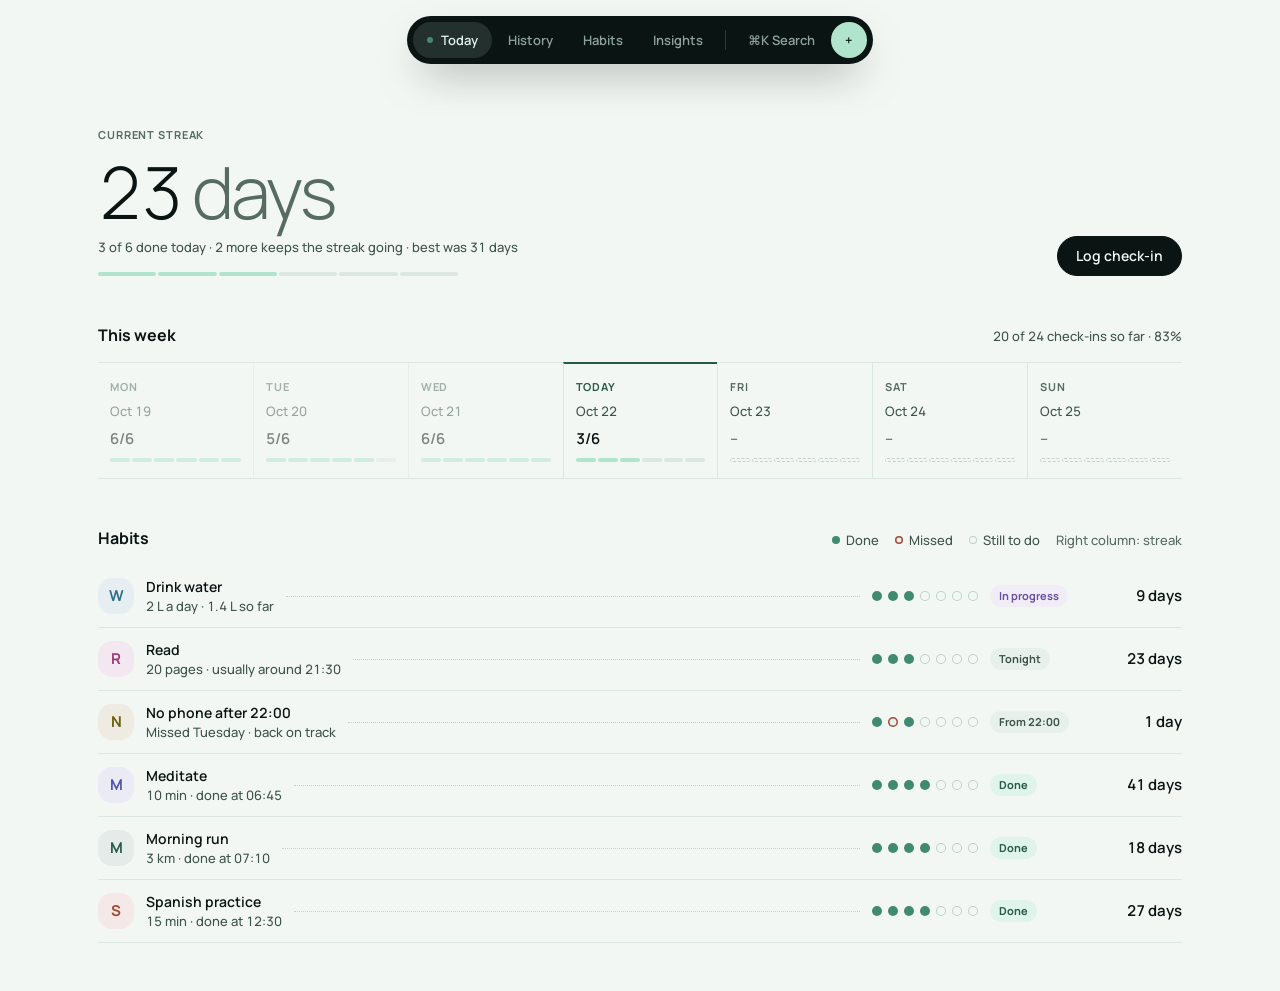
<file: skills/paper-ink/examples/habit-dashboard/index.html>
<!doctype html>
<html lang="en">
<head>
  <meta charset="utf-8">
  <meta name="viewport" content="width=device-width, initial-scale=1">
  <title>Habits · Today</title>
  <link rel="preconnect" href="https://fonts.googleapis.com">
  <link rel="preconnect" href="https://fonts.gstatic.com" crossorigin>
  <link href="https://fonts.googleapis.com/css2?family=Manrope:wght@300..800&display=swap" rel="stylesheet">
  <link rel="stylesheet" href="../../tokens.css">
  <link rel="stylesheet" href="../../paper-ink.css">
  <link rel="stylesheet" href="dashboard.css">
</head>
<body>
  <nav class="dock" aria-label="Main">
    <a href="#" aria-current="page">Today</a>
    <a href="#">History</a>
    <a href="#">Habits</a>
    <a href="#">Insights</a>
    <span class="sep"></span>
    <button class="search">⌘K Search</button>
    <button class="add" aria-label="New habit">+</button>
  </nav>

  <main class="page">
    <section class="hero" aria-labelledby="streak-label">
      <div class="hero-figure">
        <div class="caption" id="streak-label">Current streak</div>
        <div class="figure-xl">23<span class="fraction"> days</span></div>
        <div class="meta">3 of 6 done today · 2 more keeps the streak going · best was 31 days</div>
        <div class="segments" role="img" aria-label="3 of 6 habits done today">
          <span class="done"></span><span class="done"></span><span class="done"></span><span></span><span></span><span></span>
        </div>
      </div>
      <button class="btn btn-primary">Log check-in</button>
    </section>

    <section class="section" aria-labelledby="week-heading">
      <div class="section-head">
        <h2 class="heading" id="week-heading">This week</h2>
        <span class="meta">20 of 24 check-ins so far · 83%</span>
      </div>
      <ol class="week">
        <li class="day past">
          <span class="caption">Mon</span>
          <span class="meta">Oct 19</span>
          <span class="figure">6/6</span>
          <span class="segments" aria-hidden="true"><span class="done"></span><span class="done"></span><span class="done"></span><span class="done"></span><span class="done"></span><span class="done"></span></span>
        </li>
        <li class="day past">
          <span class="caption">Tue</span>
          <span class="meta">Oct 20</span>
          <span class="figure">5/6</span>
          <span class="segments" aria-hidden="true"><span class="done"></span><span class="done"></span><span class="done"></span><span class="done"></span><span class="done"></span><span></span></span>
        </li>
        <li class="day past">
          <span class="caption">Wed</span>
          <span class="meta">Oct 21</span>
          <span class="figure">6/6</span>
          <span class="segments" aria-hidden="true"><span class="done"></span><span class="done"></span><span class="done"></span><span class="done"></span><span class="done"></span><span class="done"></span></span>
        </li>
        <li class="day today" aria-current="date">
          <span class="caption">Today</span>
          <span class="meta">Oct 22</span>
          <span class="figure">3/6</span>
          <span class="segments" aria-hidden="true"><span class="done"></span><span class="done"></span><span class="done"></span><span></span><span></span><span></span></span>
        </li>
        <li class="day upcoming">
          <span class="caption">Fri</span>
          <span class="meta">Oct 23</span>
          <span class="figure">–</span>
          <span class="segments" aria-hidden="true"><span></span><span></span><span></span><span></span><span></span><span></span></span>
        </li>
        <li class="day upcoming">
          <span class="caption">Sat</span>
          <span class="meta">Oct 24</span>
          <span class="figure">–</span>
          <span class="segments" aria-hidden="true"><span></span><span></span><span></span><span></span><span></span><span></span></span>
        </li>
        <li class="day upcoming">
          <span class="caption">Sun</span>
          <span class="meta">Oct 25</span>
          <span class="figure">–</span>
          <span class="segments" aria-hidden="true"><span></span><span></span><span></span><span></span><span></span><span></span></span>
        </li>
      </ol>
    </section>

    <section class="section habits" aria-labelledby="habits-heading">
      <div class="section-head">
        <h2 class="heading" id="habits-heading">Habits</h2>
        <div class="legend meta" aria-hidden="true">
          <span><span class="dots"><span class="done"></span></span>Done</span>
          <span><span class="dots"><span class="missed"></span></span>Missed</span>
          <span><span class="dots"><span class="later"></span></span>Still to do</span>
          <span class="quiet">Right column: streak</span>
        </div>
      </div>
      <ul class="ledger">
        <li><button class="ledger-row">
          <span class="tile" data-cat="2" aria-hidden="true">W</span>
          <span><span class="name">Drink water</span><span class="meta">2 L a day · 1.4 L so far</span></span>
          <span class="leader"></span>
          <span class="dots" role="img" aria-label="Mon to Wed done, today in progress"><span class="done"></span><span class="done"></span><span class="done"></span><span class="later"></span><span class="later"></span><span class="later"></span><span class="later"></span></span>
          <span class="badge badge-pending status">In progress</span>
          <span class="value">9 days</span>
        </button></li>
        <li><button class="ledger-row">
          <span class="tile" data-cat="4" aria-hidden="true">R</span>
          <span><span class="name">Read</span><span class="meta">20 pages · usually around 21:30</span></span>
          <span class="leader"></span>
          <span class="dots" role="img" aria-label="Mon to Wed done, today still to do"><span class="done"></span><span class="done"></span><span class="done"></span><span class="later"></span><span class="later"></span><span class="later"></span><span class="later"></span></span>
          <span class="badge badge-muted status">Tonight</span>
          <span class="value">23 days</span>
        </button></li>
        <li><button class="ledger-row">
          <span class="tile" data-cat="5" aria-hidden="true">N</span>
          <span><span class="name">No phone after 22:00</span><span class="meta">Missed Tuesday · back on track</span></span>
          <span class="leader"></span>
          <span class="dots" role="img" aria-label="Mon done, Tue missed, Wed done, today still to do"><span class="done"></span><span class="missed"></span><span class="done"></span><span class="later"></span><span class="later"></span><span class="later"></span><span class="later"></span></span>
          <span class="badge badge-muted status">From 22:00</span>
          <span class="value">1 day</span>
        </button></li>
        <li><button class="ledger-row">
          <span class="tile" data-cat="3" aria-hidden="true">M</span>
          <span><span class="name">Meditate</span><span class="meta">10 min · done at 06:45</span></span>
          <span class="leader"></span>
          <span class="dots" role="img" aria-label="Mon to today done"><span class="done"></span><span class="done"></span><span class="done"></span><span class="done"></span><span class="later"></span><span class="later"></span><span class="later"></span></span>
          <span class="badge badge-positive status">Done</span>
          <span class="value">41 days</span>
        </button></li>
        <li><button class="ledger-row">
          <span class="tile" data-cat="1" aria-hidden="true">M</span>
          <span><span class="name">Morning run</span><span class="meta">3 km · done at 07:10</span></span>
          <span class="leader"></span>
          <span class="dots" role="img" aria-label="Mon to today done"><span class="done"></span><span class="done"></span><span class="done"></span><span class="done"></span><span class="later"></span><span class="later"></span><span class="later"></span></span>
          <span class="badge badge-positive status">Done</span>
          <span class="value">18 days</span>
        </button></li>
        <li><button class="ledger-row">
          <span class="tile" data-cat="6" aria-hidden="true">S</span>
          <span><span class="name">Spanish practice</span><span class="meta">15 min · done at 12:30</span></span>
          <span class="leader"></span>
          <span class="dots" role="img" aria-label="Mon to today done"><span class="done"></span><span class="done"></span><span class="done"></span><span class="done"></span><span class="later"></span><span class="later"></span><span class="later"></span></span>
          <span class="badge badge-positive status">Done</span>
          <span class="value">27 days</span>
        </button></li>
      </ul>
    </section>
  </main>
</body>
</html>
</file>
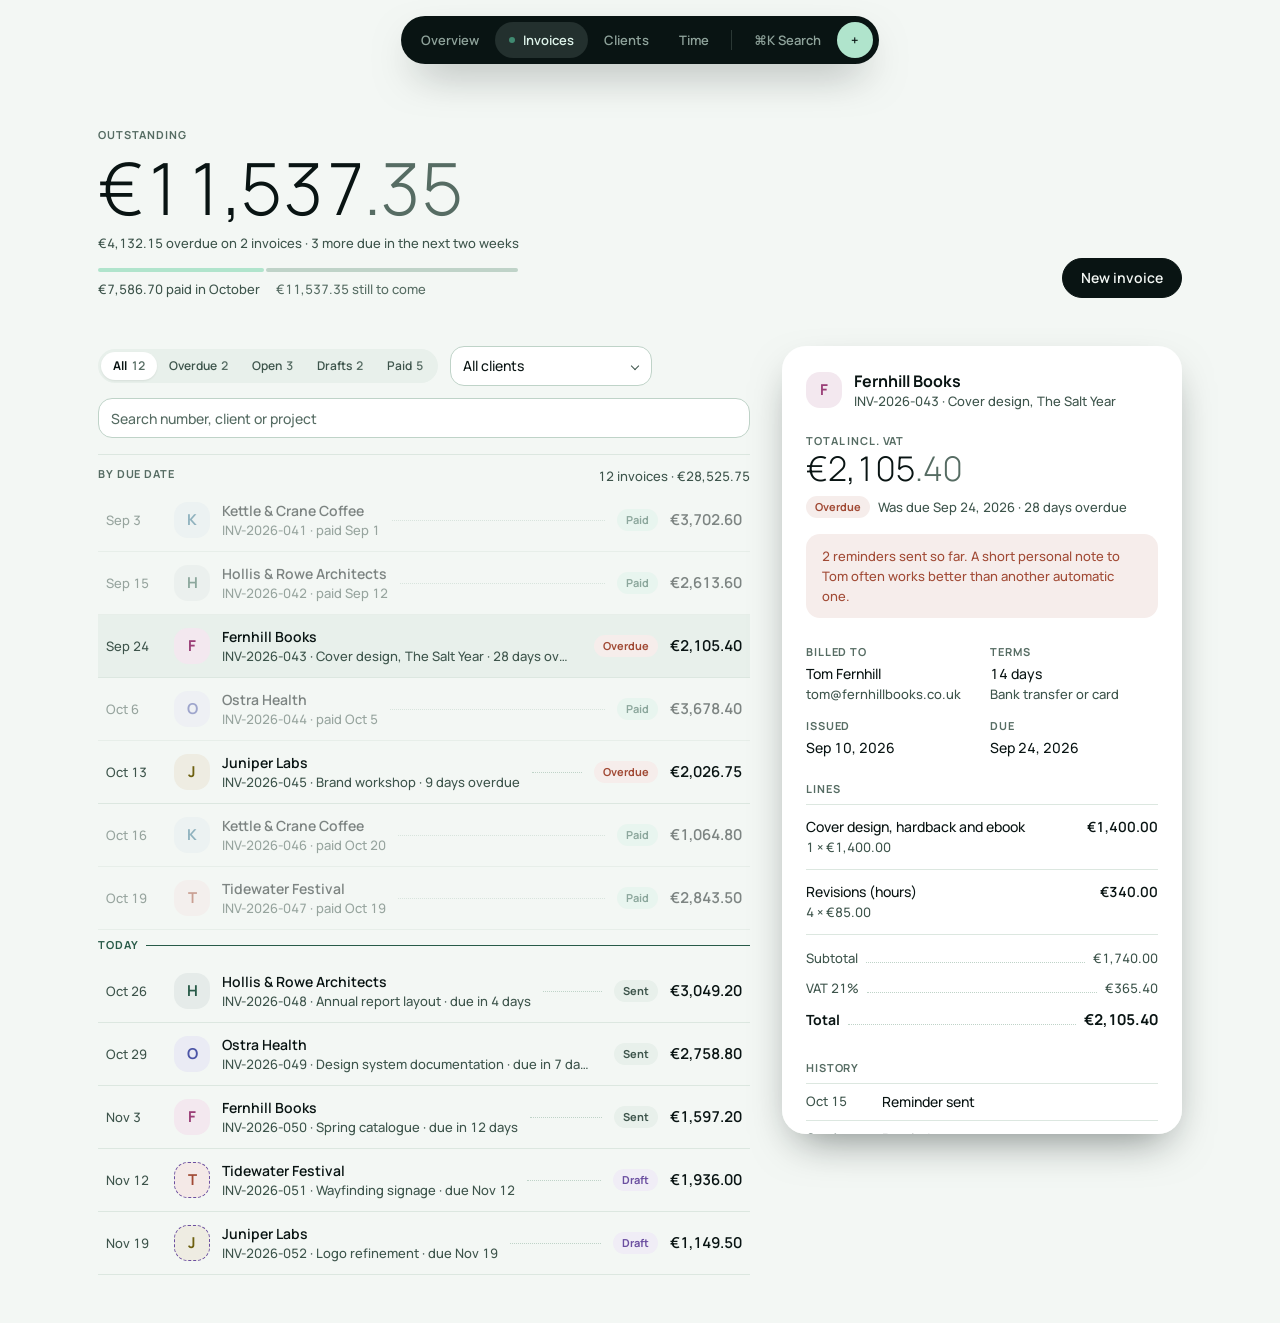
<file: skills/paper-ink/examples/invoices/index.html>
<!doctype html>
<html lang="en">
<head>
  <meta charset="utf-8">
  <meta name="viewport" content="width=device-width, initial-scale=1">
  <title>Invoices · Varga Studio</title>
  <link rel="preconnect" href="https://fonts.googleapis.com">
  <link rel="preconnect" href="https://fonts.gstatic.com" crossorigin>
  <link href="https://fonts.googleapis.com/css2?family=Manrope:wght@300..800&display=swap" rel="stylesheet">
  <link rel="stylesheet" href="../../tokens.css">
  <link rel="stylesheet" href="../../paper-ink.css">
  <link rel="stylesheet" href="invoices.css">
</head>
<body>
  <nav class="dock" aria-label="Main">
    <a href="#">Overview</a>
    <a href="#" aria-current="page">Invoices</a>
    <a href="#">Clients</a>
    <a href="#">Time</a>
    <span class="sep"></span>
    <button class="search-trigger" type="button">⌘K Search</button>
    <button class="add" type="button" aria-label="New invoice">+</button>
  </nav>

  <main class="page">
    <header class="page-head">
      <div class="hero">
        <div class="caption">Outstanding</div>
        <div class="figure-xl" id="hero-figure"></div>
        <div class="meta" id="hero-meta"></div>
        <div class="split" id="split" aria-hidden="true"></div>
        <div class="split-legend meta" id="split-legend"></div>
      </div>
      <button class="btn btn-primary" type="button">New invoice</button>
    </header>

    <div class="workspace">
      <section aria-label="Invoices">
        <div class="filters">
          <div class="segmented" role="tablist" aria-label="Status" id="status-filter"></div>
          <div class="select-wrap">
            <label class="sr-only" for="client-filter">Client</label>
            <select class="input" id="client-filter">
              <option value="">All clients</option>
            </select>
          </div>
          <label class="sr-only" for="search">Search invoices</label>
          <input class="input search" id="search" type="search" placeholder="Search number, client or project">
        </div>
        <div class="list-meta">
          <span class="caption">By due date</span>
          <span class="meta" id="list-total"></span>
        </div>
        <ul class="ledger" id="ledger"></ul>
      </section>

      <aside class="sheet detail" id="detail" aria-label="Invoice detail" aria-live="polite"></aside>
    </div>
  </main>
  <div class="scrim" id="scrim"></div>

  <script>
    const TODAY = new Date(2026, 9, 22);
    const VAT = 0.21;

    const clients = {
      hollis: { name: 'Hollis & Rowe Architects', contact: 'Dana Hollis', email: 'dana@hollisrowe.nl', cat: 1 },
      kettle: { name: 'Kettle & Crane Coffee', contact: 'Marco Teixeira', email: 'marco@kettlecrane.com', cat: 2 },
      ostra: { name: 'Ostra Health', contact: 'Priya Raman', email: 'priya.raman@ostrahealth.eu', cat: 3 },
      fernhill: { name: 'Fernhill Books', contact: 'Tom Fernhill', email: 'tom@fernhillbooks.co.uk', cat: 4 },
      juniper: { name: 'Juniper Labs', contact: 'Sanne de Wit', email: 'sanne@juniperlabs.io', cat: 5 },
      tidewater: { name: 'Tidewater Festival', contact: 'Joris Bakker', email: 'joris@tidewaterfest.nl', cat: 6 },
    };

    const invoices = [
      { id: 'INV-2026-041', client: 'kettle', project: 'Packaging refresh', issued: '2026-08-20', due: '2026-09-03', status: 'paid', paidOn: '2026-09-01',
        items: [['Packaging design, 3 SKUs', 3, 850], ['Print preparation (hours)', 6, 85]],
        events: [['2026-08-20', 'Sent to Marco Teixeira'], ['2026-08-21', 'Viewed'], ['2026-09-01', 'Paid by bank transfer']] },
      { id: 'INV-2026-042', client: 'hollis', project: 'Website illustrations', issued: '2026-09-01', due: '2026-09-15', status: 'paid', paidOn: '2026-09-12',
        items: [['Spot illustrations', 12, 180]],
        events: [['2026-09-01', 'Sent to Dana Hollis'], ['2026-09-02', 'Viewed'], ['2026-09-12', 'Paid by bank transfer']] },
      { id: 'INV-2026-043', client: 'fernhill', project: 'Cover design, The Salt Year', issued: '2026-09-10', due: '2026-09-24', status: 'sent',
        items: [['Cover design, hardback and ebook', 1, 1400], ['Revisions (hours)', 4, 85]],
        events: [['2026-09-10', 'Sent to Tom Fernhill'], ['2026-09-14', 'Viewed'], ['2026-10-01', 'Reminder sent'], ['2026-10-15', 'Reminder sent']] },
      { id: 'INV-2026-044', client: 'ostra', project: 'App onboarding screens', issued: '2026-09-22', due: '2026-10-06', status: 'paid', paidOn: '2026-10-05',
        items: [['UI design (hours)', 32, 95]],
        events: [['2026-09-22', 'Sent to Priya Raman'], ['2026-09-22', 'Viewed'], ['2026-10-05', 'Paid by bank transfer']] },
      { id: 'INV-2026-045', client: 'juniper', project: 'Brand workshop', issued: '2026-09-29', due: '2026-10-13', status: 'sent',
        items: [['Workshop day, on site', 1, 1200], ['Preparation (hours)', 5, 95]],
        events: [['2026-09-29', 'Sent to Sanne de Wit'], ['2026-10-02', 'Viewed']] },
      { id: 'INV-2026-046', client: 'kettle', project: 'Café menu boards', issued: '2026-10-02', due: '2026-10-16', status: 'paid', paidOn: '2026-10-20',
        items: [['Menu board design', 4, 220]],
        events: [['2026-10-02', 'Sent to Marco Teixeira'], ['2026-10-03', 'Viewed'], ['2026-10-20', 'Paid by bank transfer']] },
      { id: 'INV-2026-047', client: 'tidewater', project: 'Festival poster series', issued: '2026-10-05', due: '2026-10-19', status: 'paid', paidOn: '2026-10-19',
        items: [['Poster design', 3, 650], ['Usage licence, 12 months', 1, 400]],
        events: [['2026-10-05', 'Sent to Joris Bakker'], ['2026-10-06', 'Viewed'], ['2026-10-19', 'Paid by card']] },
      { id: 'INV-2026-048', client: 'hollis', project: 'Annual report layout', issued: '2026-10-12', due: '2026-10-26', status: 'sent',
        items: [['Report layout (pages)', 40, 45], ['Infographics', 6, 120]],
        events: [['2026-10-12', 'Sent to Dana Hollis'], ['2026-10-13', 'Viewed']] },
      { id: 'INV-2026-049', client: 'ostra', project: 'Design system documentation', issued: '2026-10-15', due: '2026-10-29', status: 'sent',
        items: [['Documentation and component specs (hours)', 24, 95]],
        events: [['2026-10-15', 'Sent to Priya Raman'], ['2026-10-16', 'Viewed']] },
      { id: 'INV-2026-050', client: 'fernhill', project: 'Spring catalogue', issued: '2026-10-20', due: '2026-11-03', status: 'sent',
        items: [['Catalogue layout (pages)', 24, 55]],
        events: [['2026-10-20', 'Sent to Tom Fernhill']] },
      { id: 'INV-2026-051', client: 'tidewater', project: 'Wayfinding signage', issued: null, due: '2026-11-12', status: 'draft',
        items: [['Sign design', 18, 75], ['Site visit, Scheveningen', 1, 250]],
        events: [['2026-10-21', 'Draft created']] },
      { id: 'INV-2026-052', client: 'juniper', project: 'Logo refinement', issued: null, due: '2026-11-19', status: 'draft',
        items: [['Logo refinement (hours)', 10, 95]],
        events: [['2026-10-22', 'Draft created']] },
    ];

    const money = new Intl.NumberFormat('en-IE', { style: 'currency', currency: 'EUR' });
    const parse = s => { const [y, m, d] = s.split('-').map(Number); return new Date(y, m - 1, d); };
    const iso = d => `${d.getFullYear()}-${String(d.getMonth() + 1).padStart(2, '0')}-${String(d.getDate()).padStart(2, '0')}`;
    const daysFrom = s => Math.round((parse(s) - TODAY) / 86400000);
    const shortDate = s => parse(s).toLocaleDateString('en-US', { month: 'short', day: 'numeric' });
    const longDate = s => (s ? parse(s).toLocaleDateString('en-US', { month: 'short', day: 'numeric', year: 'numeric' }) : '');
    const plural = (n, word) => `${n} ${word}${n === 1 ? '' : 's'}`;

    const subtotal = inv => inv.items.reduce((sum, [, qty, rate]) => sum + qty * rate, 0);
    const total = inv => Math.round(subtotal(inv) * (1 + VAT) * 100) / 100;
    const state = inv => inv.status === 'sent' && daysFrom(inv.due) < 0 ? 'overdue' : inv.status;

    const relativeDue = inv => {
      const d = daysFrom(inv.due);
      if (d === 0) return 'due today';
      if (d === 1) return 'due tomorrow';
      if (d > 1) return d <= 14 ? `due in ${d} days` : `due ${shortDate(inv.due)}`;
      return `${plural(-d, 'day')} overdue`;
    };

    const badge = inv => {
      const s = state(inv);
      if (s === 'paid') return '<span class="badge badge-positive">Paid</span>';
      if (s === 'overdue') return '<span class="badge badge-attention">Overdue</span>';
      if (s === 'draft') return '<span class="badge badge-pending">Draft</span>';
      return '<span class="badge badge-muted">Sent</span>';
    };

    const withFraction = amount => {
      const text = money.format(amount);
      const cut = text.lastIndexOf('.');
      return `${text.slice(0, cut)}<span class="fraction">${text.slice(cut)}</span>`;
    };

    const statusFilters = [
      ['all', 'All', () => true],
      ['overdue', 'Overdue', inv => state(inv) === 'overdue'],
      ['open', 'Open', inv => state(inv) === 'sent'],
      ['draft', 'Drafts', inv => state(inv) === 'draft'],
      ['paid', 'Paid', inv => state(inv) === 'paid'],
    ];

    const view = { status: 'all', client: '', query: '', selected: 'INV-2026-043' };

    const el = id => document.getElementById(id);
    const ledger = el('ledger');
    const detail = el('detail');
    const scrim = el('scrim');

    function renderHero() {
      const unpaid = invoices.filter(inv => inv.status === 'sent');
      const overdue = unpaid.filter(inv => state(inv) === 'overdue');
      const soon = unpaid.filter(inv => state(inv) === 'sent' && daysFrom(inv.due) <= 14);
      const outstanding = unpaid.reduce((s, inv) => s + total(inv), 0);
      const overdueSum = overdue.reduce((s, inv) => s + total(inv), 0);
      el('hero-figure').innerHTML = withFraction(outstanding);
      el('hero-meta').textContent = overdue.length
        ? `${money.format(overdueSum)} overdue on ${plural(overdue.length, 'invoice')} · ${soon.length} more due in the next two weeks`
        : `Nothing overdue · ${soon.length} due in the next two weeks`;

      const paidOct = invoices.filter(inv => inv.status === 'paid' && inv.paidOn >= '2026-10-01').reduce((s, inv) => s + total(inv), 0);
      const share = paidOct / (paidOct + outstanding);
      el('split').innerHTML = `<span class="paid" style="flex:${share}"></span><span class="open" style="flex:${1 - share}"></span>`;
      el('split-legend').innerHTML = `<span>${money.format(paidOct)} paid in October</span><span class="quiet">${money.format(outstanding)} still to come</span>`;
    }

    function renderFilters() {
      el('status-filter').innerHTML = statusFilters.map(([key, label, test]) =>
        `<button role="tab" type="button" data-status="${key}" aria-selected="${view.status === key}">${label}<span class="count">${invoices.filter(test).length}</span></button>`
      ).join('');
    }

    function visibleInvoices() {
      const test = statusFilters.find(([key]) => key === view.status)[2];
      const q = view.query.trim().toLowerCase();
      return invoices
        .filter(test)
        .filter(inv => !view.client || inv.client === view.client)
        .filter(inv => !q || [inv.id, inv.project, clients[inv.client].name].some(v => v.toLowerCase().includes(q)))
        .sort((a, b) => a.due.localeCompare(b.due));
    }

    function row(inv) {
      const c = clients[inv.client];
      const s = state(inv);
      const past = s === 'paid' && daysFrom(inv.due) < 0;
      const meta = s === 'paid' ? `${inv.id} · paid ${shortDate(inv.paidOn)}` : `${inv.id} · ${inv.project} · ${relativeDue(inv)}`;
      return `<li><button type="button" class="ledger-row${past ? ' past' : ''}" data-id="${inv.id}" aria-current="${view.selected === inv.id}">
        <span class="when">${shortDate(inv.due)}</span>
        <span class="tile${s === 'draft' ? ' tile-pending' : ''}" data-cat="${c.cat}" aria-hidden="true">${c.name[0]}</span>
        <span class="who"><span class="name">${c.name}</span><span class="meta">${meta}</span></span>
        <span class="leader"></span>
        ${badge(inv)}
        <span class="value">${money.format(total(inv))}</span>
      </button></li>`;
    }

    function renderList() {
      const list = visibleInvoices();
      el('list-total').textContent = `${plural(list.length, 'invoice')} · ${money.format(list.reduce((s, inv) => s + total(inv), 0))}`;
      if (!list.length) {
        ledger.innerHTML = `<li class="empty"><p class="heading">No invoices match</p><p>Try another status or client, or clear the search.</p><button class="btn" type="button" data-clear>Clear filters</button></li>`;
        return;
      }
      const before = list.filter(inv => daysFrom(inv.due) < 0);
      const after = list.filter(inv => daysFrom(inv.due) >= 0);
      ledger.innerHTML = before.map(row).join('')
        + (before.length && after.length ? '<li class="ledger-today caption">Today</li>' : '')
        + after.map(row).join('');
    }

    function actionsFor(inv) {
      const s = state(inv);
      if (s === 'draft') return `<button class="btn" type="button" data-action="send">Send invoice</button><button class="btn" type="button">Edit</button><button class="btn btn-danger" type="button">Delete draft</button>`;
      if (s === 'paid') return `<button class="btn" type="button">Download PDF</button><button class="btn" type="button">Duplicate</button>`;
      return `<button class="btn" type="button" data-action="remind">Send reminder</button><button class="btn" type="button" data-action="paid">Mark as paid</button><button class="btn" type="button">Download PDF</button>`;
    }

    function renderDetail() {
      const inv = invoices.find(i => i.id === view.selected);
      if (!inv) {
        detail.innerHTML = '<div class="empty"><p class="heading">No invoice selected</p><p>Pick an invoice from the list to see its lines and history.</p></div>';
        return;
      }
      const c = clients[inv.client];
      const s = state(inv);
      const sub = subtotal(inv);
      const statusLine = {
        paid: `Paid ${longDate(inv.paidOn)}`,
        overdue: `Was due ${longDate(inv.due)} · ${relativeDue(inv)}`,
        sent: `Due ${longDate(inv.due)} · ${relativeDue(inv)}`,
        draft: `Not sent yet · planned due date ${longDate(inv.due)}`,
      }[s];
      const reminders = inv.events.filter(([, t]) => t === 'Reminder sent').length;

      detail.innerHTML = `
        <div class="detail-head">
          <span class="tile${s === 'draft' ? ' tile-pending' : ''}" data-cat="${c.cat}" aria-hidden="true">${c.name[0]}</span>
          <div class="who">
            <p class="heading">${c.name}</p>
            <div class="meta">${inv.id} · ${inv.project}</div>
          </div>
          <button class="btn close" type="button" data-close aria-label="Close detail">Close</button>
        </div>

        <div class="detail-total">
          <div class="caption">Total incl. VAT</div>
          <div class="figure-l">${withFraction(total(inv))}</div>
          <div class="status">${badge(inv)}<span class="meta">${statusLine}</span></div>
        </div>
        ${s === 'overdue' ? `<div class="notice">${reminders ? `${plural(reminders, 'reminder')} sent so far. A short personal note to ${c.contact.split(' ')[0]} often works better than another automatic one.` : `No reminder sent yet. ${c.contact.split(' ')[0]} viewed it on ${shortDate(inv.events.find(([, t]) => t === 'Viewed')?.[0] || inv.issued)}.`}</div>` : ''}

        <dl class="facts">
          <div><dt>Billed to</dt><dd>${c.contact}<br><span class="meta">${c.email}</span></dd></div>
          <div><dt>Terms</dt><dd>14 days<br><span class="meta">Bank transfer or card</span></dd></div>
          <div><dt>Issued</dt><dd>${inv.issued ? longDate(inv.issued) : '<span class="quiet">Not yet</span>'}</dd></div>
          <div><dt>Due</dt><dd>${longDate(inv.due)}</dd></div>
        </dl>

        <section>
          <span class="caption">Lines</span>
          <ul class="lines">
            ${inv.items.map(([desc, qty, rate]) => `<li><span>${desc}<br><span class="meta">${qty} × ${money.format(rate)}</span></span><span class="amount">${money.format(qty * rate)}</span></li>`).join('')}
          </ul>
          <div class="sums">
            <div class="meta"><span>Subtotal</span><span class="leader"></span><span>${money.format(sub)}</span></div>
            <div class="meta"><span>VAT 21%</span><span class="leader"></span><span>${money.format(total(inv) - sub)}</span></div>
            <div class="total"><span>Total</span><span class="leader"></span><span class="figure">${money.format(total(inv))}</span></div>
          </div>
        </section>

        <section>
          <span class="caption">History</span>
          <ul class="activity">
            ${inv.events.slice().reverse().map(([d, text]) => `<li><span class="meta">${shortDate(d)}</span><span>${text}</span></li>`).join('')}
          </ul>
        </section>

        <div class="actions">${actionsFor(inv)}</div>`;
    }

    function render() {
      renderHero();
      renderFilters();
      renderList();
      renderDetail();
    }

    function openSheet(open) {
      detail.classList.toggle('open', open);
      scrim.classList.toggle('open', open);
    }

    el('status-filter').addEventListener('click', e => {
      const btn = e.target.closest('[data-status]');
      if (!btn) return;
      view.status = btn.dataset.status;
      renderFilters();
      renderList();
    });

    const clientSelect = el('client-filter');
    Object.entries(clients).sort((a, b) => a[1].name.localeCompare(b[1].name)).forEach(([key, c]) => clientSelect.add(new Option(c.name, key)));
    clientSelect.addEventListener('change', () => { view.client = clientSelect.value; renderList(); });

    el('search').addEventListener('input', e => { view.query = e.target.value; renderList(); });

    ledger.addEventListener('click', e => {
      if (e.target.closest('[data-clear]')) {
        Object.assign(view, { status: 'all', client: '', query: '' });
        clientSelect.value = '';
        el('search').value = '';
        render();
        return;
      }
      const btn = e.target.closest('.ledger-row');
      if (!btn) return;
      view.selected = btn.dataset.id;
      ledger.querySelectorAll('.ledger-row').forEach(r => r.setAttribute('aria-current', r === btn));
      renderDetail();
      openSheet(true);
    });

    detail.addEventListener('click', e => {
      if (e.target.closest('[data-close]')) return openSheet(false);
      const action = e.target.closest('[data-action]')?.dataset.action;
      const inv = invoices.find(i => i.id === view.selected);
      if (!action || !inv) return;
      const today = iso(TODAY);
      if (action === 'paid') {
        Object.assign(inv, { status: 'paid', paidOn: today });
        inv.events.push([today, 'Marked as paid']);
      }
      if (action === 'remind') inv.events.push([today, 'Reminder sent']);
      if (action === 'send') {
        Object.assign(inv, { status: 'sent', issued: today });
        inv.events.push([today, `Sent to ${clients[inv.client].contact}`]);
      }
      render();
    });

    scrim.addEventListener('click', () => openSheet(false));
    document.addEventListener('keydown', e => { if (e.key === 'Escape') openSheet(false); });

    render();
  </script>
</body>
</html>
</file>
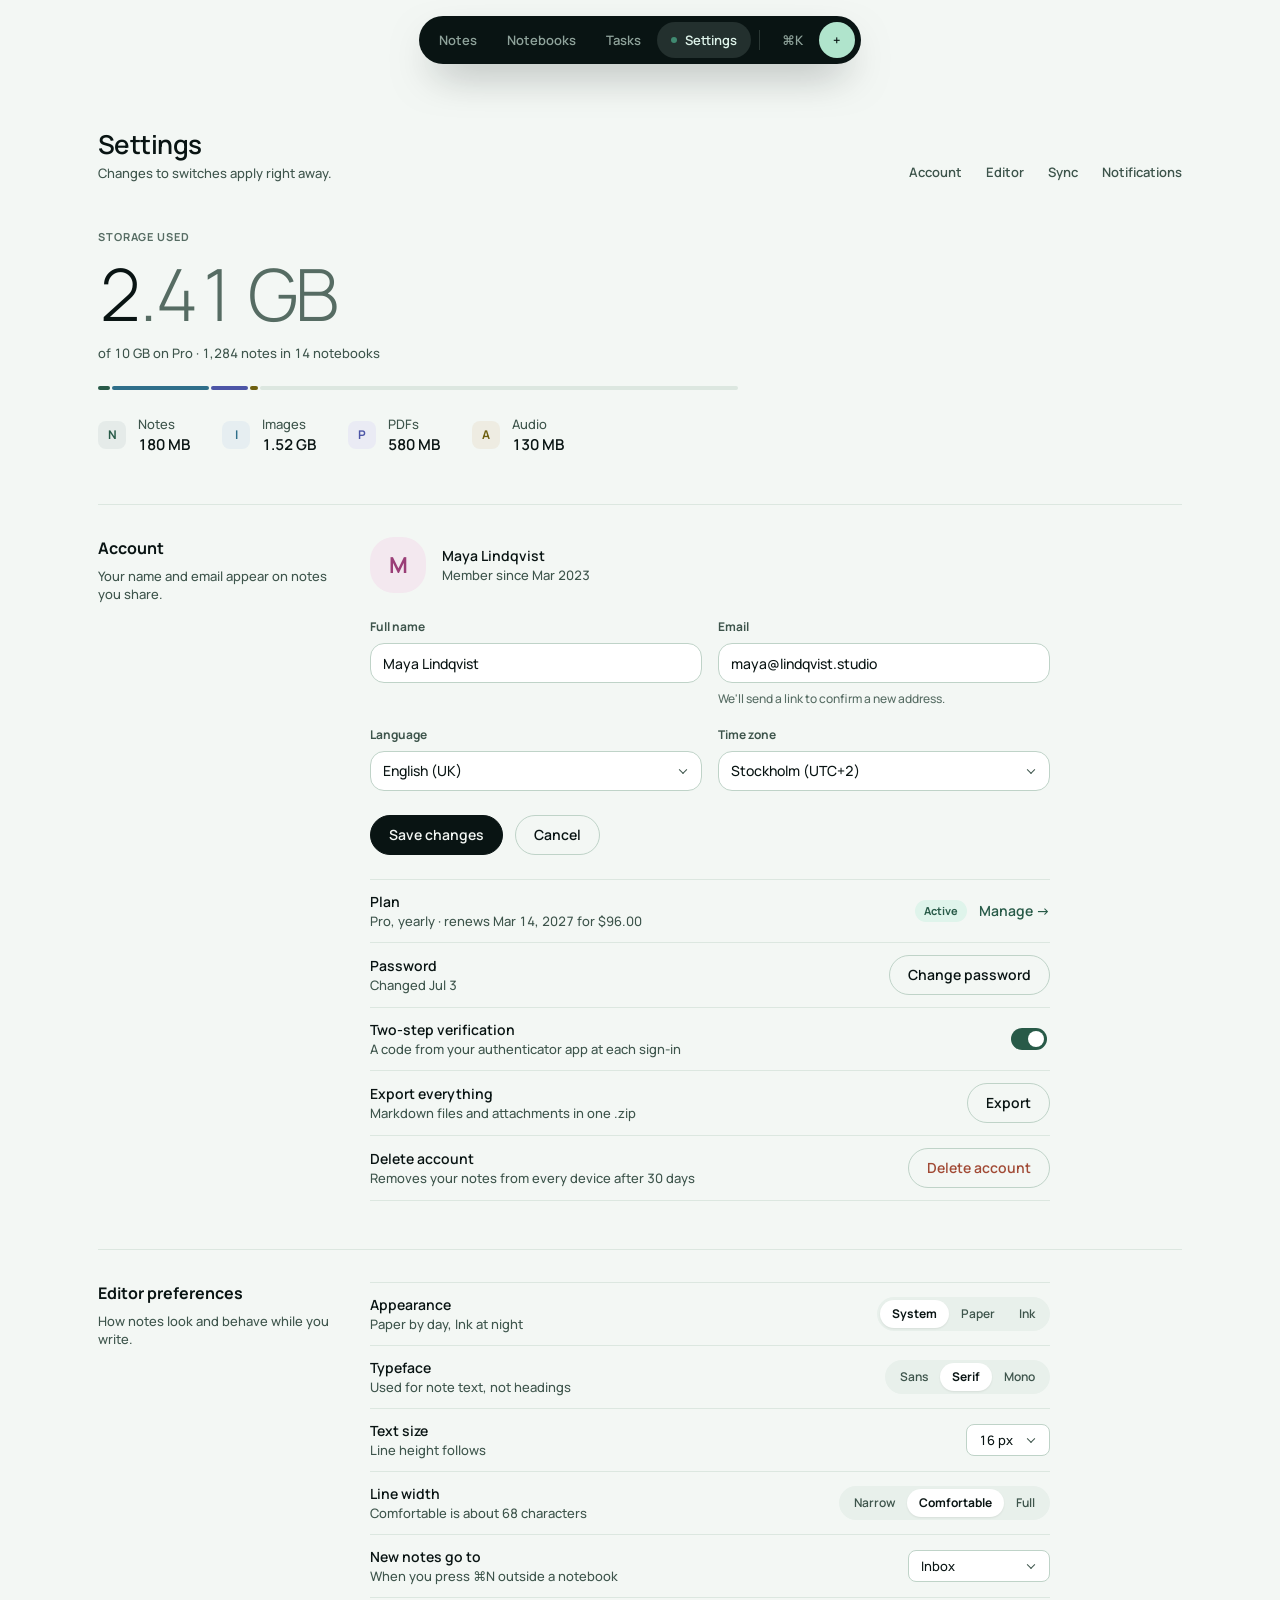
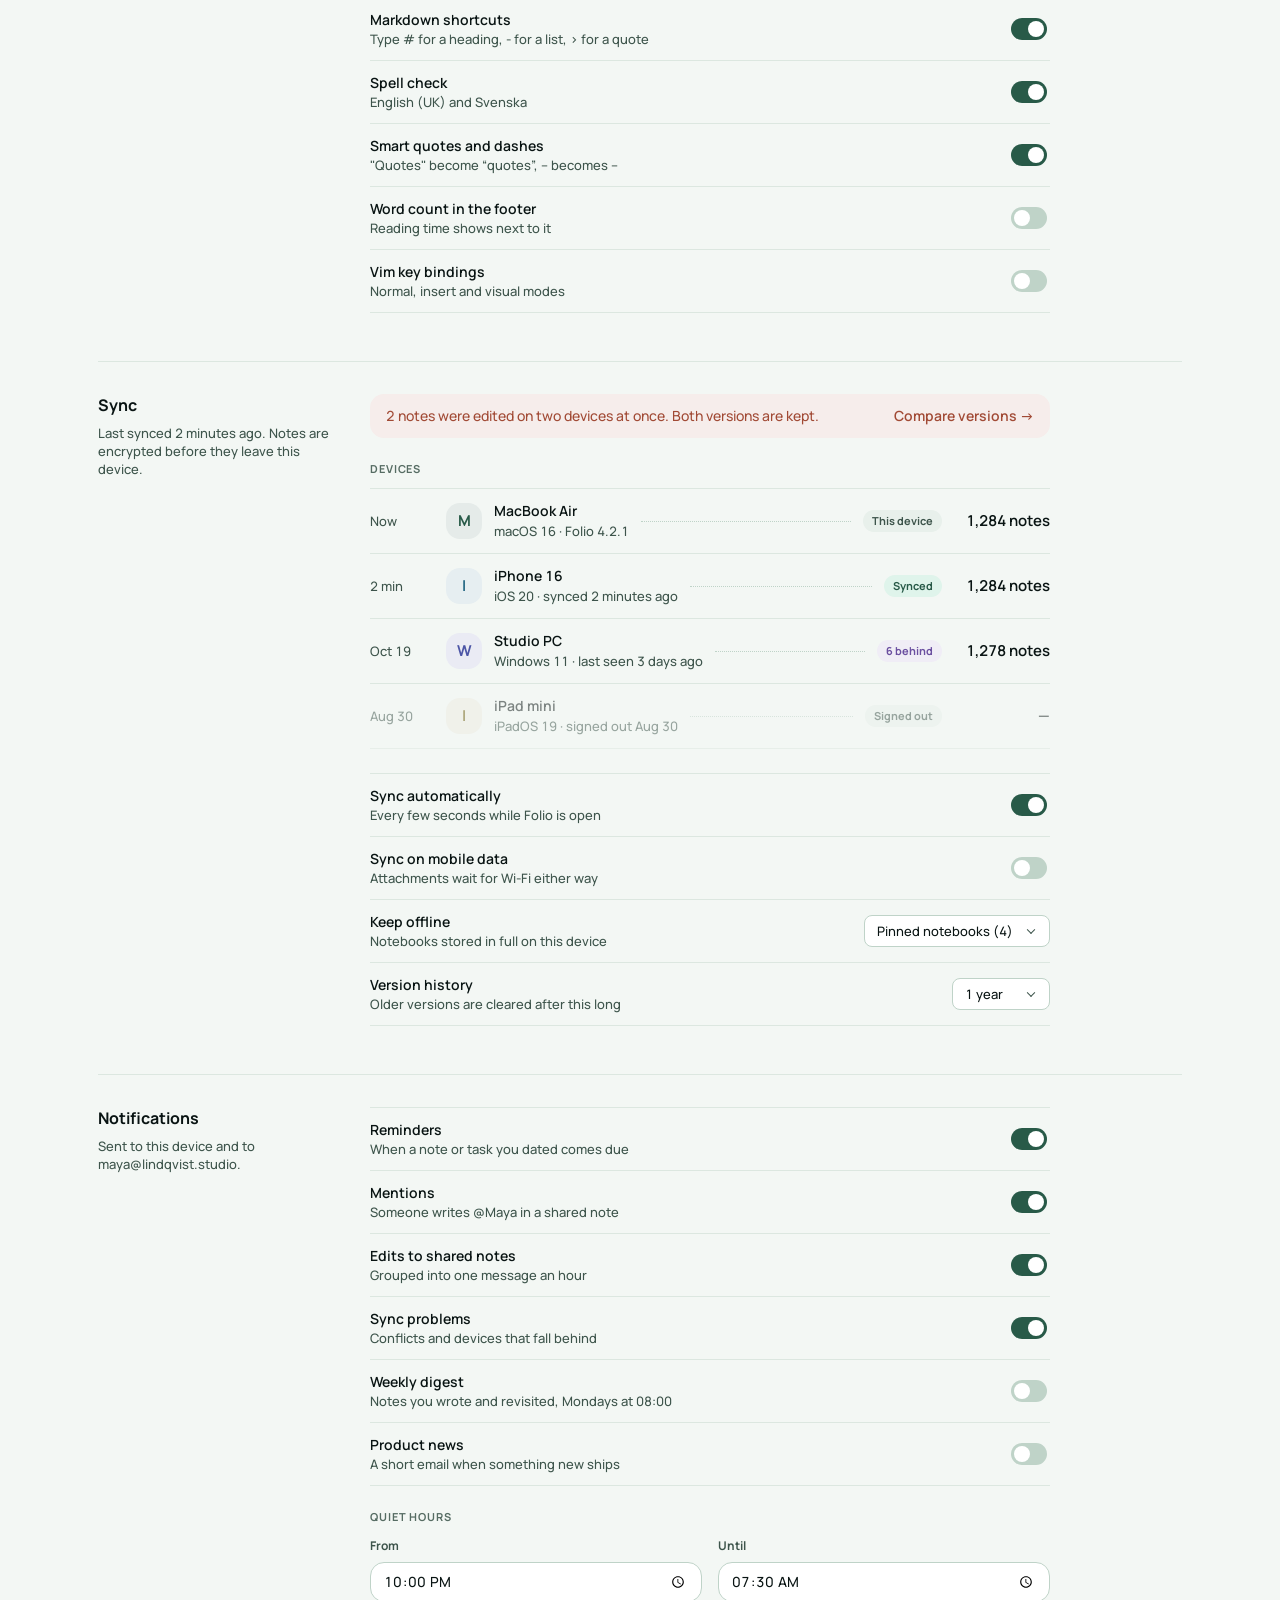
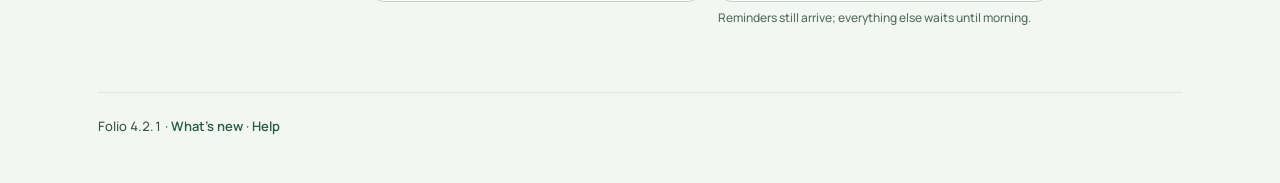
<file: skills/paper-ink/examples/settings/index.html>
<!doctype html>
<html lang="en">
<head>
  <meta charset="utf-8">
  <meta name="viewport" content="width=device-width, initial-scale=1">
  <title>Settings · Folio</title>
  <link rel="preconnect" href="https://fonts.googleapis.com">
  <link rel="preconnect" href="https://fonts.gstatic.com" crossorigin>
  <link href="https://fonts.googleapis.com/css2?family=Manrope:wght@300..800&display=swap" rel="stylesheet">
  <link rel="stylesheet" href="../../tokens.css">
  <link rel="stylesheet" href="../../paper-ink.css">
  <link rel="stylesheet" href="settings.css">
</head>
<body>
  <nav class="dock" aria-label="Main">
    <a href="#">Notes</a>
    <a href="#">Notebooks</a>
    <a href="#">Tasks</a>
    <a href="#" aria-current="page">Settings</a>
    <span class="sep"></span>
    <button class="search" type="button" aria-label="Search notes">⌘K</button>
    <button class="add" type="button" aria-label="New note">+</button>
  </nav>

  <main class="page">
    <header class="page-head">
      <div>
        <h1 class="title">Settings</h1>
        <p class="meta" style="margin:0">Changes to switches apply right away.</p>
      </div>
      <nav class="toc" aria-label="Settings sections">
        <a href="#account">Account</a>
        <a href="#editor">Editor</a>
        <a href="#sync">Sync</a>
        <a href="#notifications">Notifications</a>
      </nav>
    </header>

    <section class="hero" aria-label="Storage">
      <div class="caption">Storage used</div>
      <div class="figure-xl">2<span class="fraction">.41 GB</span></div>
      <div class="meta">of 10 GB on Pro · 1,284 notes in 14 notebooks</div>
      <div class="parts" aria-hidden="true">
        <span class="p1" style="width:1.8%"></span>
        <span class="p2" style="width:15.2%"></span>
        <span class="p3" style="width:5.8%"></span>
        <span class="p4" style="width:1.3%"></span>
        <span style="flex:1"></span>
      </div>
      <ul class="legend">
        <li><span class="tile" data-cat="1" aria-hidden="true">N</span><span><span class="meta">Notes</span><span class="figure">180 MB</span></span></li>
        <li><span class="tile" data-cat="2" aria-hidden="true">I</span><span><span class="meta">Images</span><span class="figure">1.52 GB</span></span></li>
        <li><span class="tile" data-cat="3" aria-hidden="true">P</span><span><span class="meta">PDFs</span><span class="figure">580 MB</span></span></li>
        <li><span class="tile" data-cat="5" aria-hidden="true">A</span><span><span class="meta">Audio</span><span class="figure">130 MB</span></span></li>
      </ul>
    </section>

    <section class="section" id="account" aria-labelledby="account-title">
      <div class="section-intro">
        <h2 class="heading" id="account-title">Account</h2>
        <p class="meta">Your name and email appear on notes you share.</p>
      </div>
      <form class="section-body" id="account-form">
        <div class="profile">
          <span class="tile" data-cat="4" aria-hidden="true">M</span>
          <div>
            <div class="name">Maya Lindqvist</div>
            <div class="meta">Member since Mar 2023</div>
          </div>
        </div>

        <div class="fields">
          <div class="field">
            <label for="name">Full name</label>
            <input id="name" class="input" value="Maya Lindqvist" autocomplete="name">
          </div>
          <div class="field">
            <label for="email">Email</label>
            <input id="email" class="input" type="email" value="maya@lindqvist.studio" autocomplete="email">
            <span class="hint">We'll send a link to confirm a new address.</span>
          </div>
          <div class="field">
            <label for="language">Language</label>
            <span class="select">
              <select id="language" class="input">
                <option selected>English (UK)</option>
                <option>English (US)</option>
                <option>Svenska</option>
                <option>Deutsch</option>
                <option>Türkçe</option>
              </select>
            </span>
          </div>
          <div class="field">
            <label for="timezone">Time zone</label>
            <span class="select">
              <select id="timezone" class="input">
                <option selected>Stockholm (UTC+2)</option>
                <option>London (UTC+1)</option>
                <option>Istanbul (UTC+3)</option>
                <option>New York (UTC−4)</option>
              </select>
            </span>
          </div>
        </div>

        <div class="actions">
          <button class="btn btn-primary" type="submit">Save changes</button>
          <button class="btn" type="reset">Cancel</button>
          <span class="meta status" role="status" aria-live="polite"></span>
        </div>

        <ul class="list">
          <li class="row">
            <span><span class="name">Plan</span><span class="meta">Pro, yearly · renews Mar 14, 2027 for $96.00</span></span>
            <span class="row-end"><span class="badge badge-positive">Active</span><a class="btn btn-text" href="#">Manage →</a></span>
          </li>
          <li class="row">
            <span><span class="name">Password</span><span class="meta">Changed Jul 3</span></span>
            <span class="row-end"><button class="btn" type="button">Change password</button></span>
          </li>
          <li>
            <label class="row">
              <span><span class="name">Two-step verification</span><span class="meta">A code from your authenticator app at each sign-in</span></span>
              <input type="checkbox" class="switch" checked>
            </label>
          </li>
          <li class="row">
            <span><span class="name">Export everything</span><span class="meta">Markdown files and attachments in one .zip</span></span>
            <span class="row-end"><button class="btn" type="button">Export</button></span>
          </li>
          <li class="row">
            <span><span class="name">Delete account</span><span class="meta">Removes your notes from every device after 30 days</span></span>
            <span class="row-end"><button class="btn btn-danger" type="button">Delete account</button></span>
          </li>
        </ul>
      </form>
    </section>

    <section class="section" id="editor" aria-labelledby="editor-title">
      <div class="section-intro">
        <h2 class="heading" id="editor-title">Editor preferences</h2>
        <p class="meta">How notes look and behave while you write.</p>
      </div>
      <div class="section-body">
        <ul class="list">
          <li class="row">
            <span><span class="name">Appearance</span><span class="meta">Paper by day, Ink at night</span></span>
            <div class="segmented" role="radiogroup" aria-label="Appearance" data-theme-switch>
              <button type="button" role="radio" aria-checked="true" data-value="system">System</button>
              <button type="button" role="radio" aria-checked="false" data-value="light">Paper</button>
              <button type="button" role="radio" aria-checked="false" data-value="dark">Ink</button>
            </div>
          </li>
          <li class="row">
            <span><span class="name">Typeface</span><span class="meta">Used for note text, not headings</span></span>
            <div class="segmented" role="radiogroup" aria-label="Typeface">
              <button type="button" role="radio" aria-checked="false">Sans</button>
              <button type="button" role="radio" aria-checked="true">Serif</button>
              <button type="button" role="radio" aria-checked="false">Mono</button>
            </div>
          </li>
          <li class="row">
            <span><span class="name">Text size</span><span class="meta">Line height follows</span></span>
            <span class="select">
              <select class="input" aria-label="Text size">
                <option>14 px</option>
                <option>15 px</option>
                <option selected>16 px</option>
                <option>18 px</option>
                <option>20 px</option>
              </select>
            </span>
          </li>
          <li class="row">
            <span><span class="name">Line width</span><span class="meta">Comfortable is about 68 characters</span></span>
            <div class="segmented" role="radiogroup" aria-label="Line width">
              <button type="button" role="radio" aria-checked="false">Narrow</button>
              <button type="button" role="radio" aria-checked="true">Comfortable</button>
              <button type="button" role="radio" aria-checked="false">Full</button>
            </div>
          </li>
          <li class="row">
            <span><span class="name">New notes go to</span><span class="meta">When you press ⌘N outside a notebook</span></span>
            <span class="select">
              <select class="input" aria-label="Default notebook">
                <option selected>Inbox</option>
                <option>Journal</option>
                <option>Studio · Clients</option>
                <option>Reading notes</option>
              </select>
            </span>
          </li>
          <li>
            <label class="row">
              <span><span class="name">Markdown shortcuts</span><span class="meta">Type # for a heading, - for a list, &gt; for a quote</span></span>
              <input type="checkbox" class="switch" checked>
            </label>
          </li>
          <li>
            <label class="row">
              <span><span class="name">Spell check</span><span class="meta">English (UK) and Svenska</span></span>
              <input type="checkbox" class="switch" checked>
            </label>
          </li>
          <li>
            <label class="row">
              <span><span class="name">Smart quotes and dashes</span><span class="meta">"Quotes" become “quotes”, -- becomes –</span></span>
              <input type="checkbox" class="switch" checked>
            </label>
          </li>
          <li>
            <label class="row">
              <span><span class="name">Word count in the footer</span><span class="meta">Reading time shows next to it</span></span>
              <input type="checkbox" class="switch">
            </label>
          </li>
          <li>
            <label class="row">
              <span><span class="name">Vim key bindings</span><span class="meta">Normal, insert and visual modes</span></span>
              <input type="checkbox" class="switch">
            </label>
          </li>
        </ul>
      </div>
    </section>

    <section class="section" id="sync" aria-labelledby="sync-title">
      <div class="section-intro">
        <h2 class="heading" id="sync-title">Sync</h2>
        <p class="meta">Last synced 2 minutes ago. Notes are encrypted before they leave this device.</p>
      </div>
      <div class="section-body">
        <div class="notice" role="note">
          <span>2 notes were edited on two devices at once. Both versions are kept.</span>
          <a class="btn btn-text" href="#">Compare versions →</a>
        </div>

        <div class="sub">
          <div class="caption">Devices</div>
          <ul class="ledger">
            <li><div class="ledger-row">
              <span class="when">Now</span>
              <span class="tile" data-cat="1" aria-hidden="true">M</span>
              <span><span class="name">MacBook Air</span><br><span class="meta">macOS 16 · Folio 4.2.1</span></span>
              <span class="leader"></span>
              <span class="badge badge-muted">This device</span>
              <span class="value">1,284 notes</span>
            </div></li>
            <li><div class="ledger-row">
              <span class="when">2 min</span>
              <span class="tile" data-cat="2" aria-hidden="true">I</span>
              <span><span class="name">iPhone 16</span><br><span class="meta">iOS 20 · synced 2 minutes ago</span></span>
              <span class="leader"></span>
              <span class="badge badge-positive">Synced</span>
              <span class="value">1,284 notes</span>
            </div></li>
            <li><div class="ledger-row">
              <span class="when">Oct 19</span>
              <span class="tile" data-cat="3" aria-hidden="true">W</span>
              <span><span class="name">Studio PC</span><br><span class="meta">Windows 11 · last seen 3 days ago</span></span>
              <span class="leader"></span>
              <span class="badge badge-pending">6 behind</span>
              <span class="value">1,278 notes</span>
            </div></li>
            <li><div class="ledger-row past">
              <span class="when">Aug 30</span>
              <span class="tile" data-cat="5" aria-hidden="true">I</span>
              <span><span class="name">iPad mini</span><br><span class="meta">iPadOS 19 · signed out Aug 30</span></span>
              <span class="leader"></span>
              <span class="badge badge-muted">Signed out</span>
              <span class="value">—</span>
            </div></li>
          </ul>
        </div>

        <ul class="list">
          <li>
            <label class="row">
              <span><span class="name">Sync automatically</span><span class="meta">Every few seconds while Folio is open</span></span>
              <input type="checkbox" class="switch" checked>
            </label>
          </li>
          <li>
            <label class="row">
              <span><span class="name">Sync on mobile data</span><span class="meta">Attachments wait for Wi-Fi either way</span></span>
              <input type="checkbox" class="switch">
            </label>
          </li>
          <li class="row">
            <span><span class="name">Keep offline</span><span class="meta">Notebooks stored in full on this device</span></span>
            <span class="select">
              <select class="input" aria-label="Keep offline">
                <option>All notebooks</option>
                <option selected>Pinned notebooks (4)</option>
                <option>Recent notes only</option>
              </select>
            </span>
          </li>
          <li class="row">
            <span><span class="name">Version history</span><span class="meta">Older versions are cleared after this long</span></span>
            <span class="select">
              <select class="input" aria-label="Version history">
                <option>30 days</option>
                <option selected>1 year</option>
                <option>Forever</option>
              </select>
            </span>
          </li>
        </ul>
      </div>
    </section>

    <section class="section" id="notifications" aria-labelledby="notifications-title">
      <div class="section-intro">
        <h2 class="heading" id="notifications-title">Notifications</h2>
        <p class="meta">Sent to this device and to maya@lindqvist.studio.</p>
      </div>
      <div class="section-body">
        <ul class="list">
          <li>
            <label class="row">
              <span><span class="name">Reminders</span><span class="meta">When a note or task you dated comes due</span></span>
              <input type="checkbox" class="switch" checked>
            </label>
          </li>
          <li>
            <label class="row">
              <span><span class="name">Mentions</span><span class="meta">Someone writes @Maya in a shared note</span></span>
              <input type="checkbox" class="switch" checked>
            </label>
          </li>
          <li>
            <label class="row">
              <span><span class="name">Edits to shared notes</span><span class="meta">Grouped into one message an hour</span></span>
              <input type="checkbox" class="switch" checked>
            </label>
          </li>
          <li>
            <label class="row">
              <span><span class="name">Sync problems</span><span class="meta">Conflicts and devices that fall behind</span></span>
              <input type="checkbox" class="switch" checked>
            </label>
          </li>
          <li>
            <label class="row">
              <span><span class="name">Weekly digest</span><span class="meta">Notes you wrote and revisited, Mondays at 08:00</span></span>
              <input type="checkbox" class="switch">
            </label>
          </li>
          <li>
            <label class="row">
              <span><span class="name">Product news</span><span class="meta">A short email when something new ships</span></span>
              <input type="checkbox" class="switch">
            </label>
          </li>
        </ul>

        <div class="sub">
          <div class="caption">Quiet hours</div>
          <div class="fields">
            <div class="field">
              <label for="quiet-from">From</label>
              <input id="quiet-from" class="input" type="time" value="22:00">
            </div>
            <div class="field">
              <label for="quiet-to">Until</label>
              <input id="quiet-to" class="input" type="time" value="07:30">
              <span class="hint">Reminders still arrive; everything else waits until morning.</span>
            </div>
          </div>
        </div>
      </div>
    </section>

    <footer class="foot meta">Folio 4.2.1 · <a href="#">What's new</a> · <a href="#">Help</a></footer>
  </main>

  <script>
    document.querySelectorAll('.segmented').forEach(group => {
      group.addEventListener('click', event => {
        const option = event.target.closest('button');
        if (!option) return;
        group.querySelectorAll('button').forEach(b => b.setAttribute('aria-checked', String(b === option)));
        if (group.hasAttribute('data-theme-switch')) {
          const value = option.dataset.value;
          if (value === 'system') document.documentElement.removeAttribute('data-theme');
          else document.documentElement.setAttribute('data-theme', value);
        }
      });
    });

    const form = document.getElementById('account-form');
    const status = form.querySelector('.status');
    form.addEventListener('submit', event => {
      event.preventDefault();
      status.textContent = 'Saved';
    });
    form.addEventListener('reset', () => { status.textContent = ''; });
    form.addEventListener('input', () => { status.textContent = ''; });
  </script>
</body>
</html>
</file>
<file: skills/paper-ink/tokens.css>
:root {
  --paper: #F3F7F4;
  --surface: #FFFFFF;
  --sunken: #E8F0EB;
  --line: #DCE7E0;
  --line-strong: #BFD3C8;
  --ink: #091413;
  --ink-2: #3D544B;
  --ink-3: #566C63;
  --primary: #091413;
  --on-primary: #F3F7F4;
  --brand: #285A48;
  --leaf: #408A71;
  --positive: #B0E4CC;
  --positive-soft: #DFF4EB;
  --pending: #6B4FA0;
  --pending-soft: #F0EDF6;
  --attention: #A14A35;
  --attention-soft: #F6EDEB;
  --cat-1: #285A48; --cat-1-soft: #E5EBE9;
  --cat-2: #2F6F8A; --cat-2-soft: #E6EEF1;
  --cat-3: #4C55A6; --cat-3-soft: #EAEBF4;
  --cat-4: #9A3E77; --cat-4-soft: #F3E8EF;
  --cat-5: #6E6010; --cat-5-soft: #EEECE2;
  --cat-6: #A14A35; --cat-6-soft: #F4E9E7;
  --dock: #091413;
  --on-dock: #DFF4EB;
  --on-dock-2: #8FA39B;

  --shadow-card: 0 1px 2px rgba(9, 20, 19, 0.05), 0 16px 40px -24px rgba(9, 20, 19, 0.25);
  --shadow-dock: 0 18px 44px -16px rgba(9, 20, 19, 0.55);

  --space-1: 4px; --space-2: 8px; --space-3: 12px; --space-4: 16px;
  --space-6: 24px; --space-8: 32px; --space-12: 48px; --space-16: 64px;
  --radius-sm: 8px; --radius-md: 14px; --radius-lg: 24px; --radius-pill: 999px;

  --font-sans: Manrope, system-ui, -apple-system, sans-serif;
  color-scheme: light;
}

:root[data-theme='dark'] {
  --paper: #091413;
  --surface: #0F211D;
  --sunken: #0B1A17;
  --line: #1B3A31;
  --line-strong: #244F42;
  --ink: #DFF4EB;
  --ink-2: #AABCB5;
  --ink-3: #8FA39B;
  --primary: #B0E4CC;
  --on-primary: #091413;
  --brand: #B0E4CC;
  --positive: #285A48;
  --positive-soft: #223832;
  --pending: #C9B3E6;
  --pending-soft: #293539;
  --attention: #DDA59C;
  --attention-soft: #2C332F;
  --cat-1: #B0E4CC; --cat-1-soft: #294039;
  --cat-2: #9CBBDD; --cat-2-soft: #263A3C;
  --cat-3: #9CA1DD; --cat-3-soft: #26353C;
  --cat-4: #D99CDD; --cat-4-soft: #2F353C;
  --cat-5: #DDDC9C; --cat-5-soft: #303F31;
  --cat-6: #DD9C9F; --cat-6-soft: #303532;
  --dock: #16302A;
  --shadow-card: 0 1px 0 rgba(223, 244, 235, 0.04), 0 16px 40px -24px rgba(0, 0, 0, 0.6);
  --shadow-dock: 0 18px 44px -16px rgba(0, 0, 0, 0.8);
  color-scheme: dark;
}

@media (prefers-color-scheme: dark) {
  :root:not([data-theme='light']) {
    --paper: #091413;
    --surface: #0F211D;
    --sunken: #0B1A17;
    --line: #1B3A31;
    --line-strong: #244F42;
    --ink: #DFF4EB;
    --ink-2: #AABCB5;
    --ink-3: #8FA39B;
    --primary: #B0E4CC;
    --on-primary: #091413;
    --brand: #B0E4CC;
    --positive: #285A48;
    --positive-soft: #223832;
    --pending: #C9B3E6;
    --pending-soft: #293539;
    --attention: #DDA59C;
    --attention-soft: #2C332F;
    --cat-1: #B0E4CC; --cat-1-soft: #294039;
    --cat-2: #9CBBDD; --cat-2-soft: #263A3C;
    --cat-3: #9CA1DD; --cat-3-soft: #26353C;
    --cat-4: #D99CDD; --cat-4-soft: #2F353C;
    --cat-5: #DDDC9C; --cat-5-soft: #303F31;
    --cat-6: #DD9C9F; --cat-6-soft: #303532;
    --dock: #16302A;
    --shadow-card: 0 1px 0 rgba(223, 244, 235, 0.04), 0 16px 40px -24px rgba(0, 0, 0, 0.6);
    --shadow-dock: 0 18px 44px -16px rgba(0, 0, 0, 0.8);
    color-scheme: dark;
  }
}
</file>
<file: skills/paper-ink/paper-ink.css>
*, *::before, *::after { box-sizing: border-box; }

html, body {
  margin: 0;
  background: var(--paper);
  color: var(--ink);
  font-family: var(--font-sans);
  font-size: 14px;
  line-height: 20px;
  font-weight: 500;
  font-variant-numeric: tabular-nums;
  -webkit-font-smoothing: antialiased;
}

button, input, select, textarea { font: inherit; color: inherit; }
a { color: var(--brand); text-decoration: none; font-weight: 600; }
a:hover { color: var(--ink); }
:focus-visible { outline: 2px solid var(--brand); outline-offset: 2px; border-radius: 6px; }

.figure-xl { font-size: 72px; line-height: 76px; font-weight: 300; letter-spacing: -0.045em; }
.figure-l { font-size: 34px; line-height: 40px; font-weight: 300; letter-spacing: -0.03em; }
.figure { font-size: 15px; line-height: 22px; font-weight: 600; }
.figure-xl .fraction, .figure-l .fraction { color: var(--ink-3); }
.title { margin: 0; font-size: 26px; line-height: 32px; font-weight: 600; letter-spacing: -0.02em; }
.heading { margin: 0; font-size: 16px; line-height: 22px; font-weight: 700; }
.meta { font-size: 13px; line-height: 18px; color: var(--ink-2); }
.caption { font-size: 11px; line-height: 14px; font-weight: 700; letter-spacing: 0.08em; text-transform: uppercase; color: var(--ink-3); }
.quiet { color: var(--ink-3); }

.page { max-width: 1180px; margin: 0 auto; padding: var(--space-16) var(--space-12) var(--space-12); }
.stack { display: flex; flex-direction: column; gap: var(--space-8); }
.rule { border: 0; border-top: 1px solid var(--line); margin: 0; }

.btn {
  display: inline-flex; align-items: center; justify-content: center; gap: var(--space-2);
  height: 40px; padding: 0 18px; border-radius: var(--radius-pill);
  border: 1px solid var(--line-strong); background: transparent; color: var(--ink);
  font-size: 14px; font-weight: 600; cursor: pointer; white-space: nowrap;
}
.btn:hover { background: var(--sunken); }
.btn-primary { border-color: var(--primary); background: var(--primary); color: var(--on-primary); }
.btn-primary:hover { background: var(--primary); opacity: 0.9; }
.btn-text { border: 0; padding: 0; height: auto; color: var(--brand); }
.btn-text:hover { background: none; color: var(--ink); }
.btn:disabled { border-color: var(--line); color: var(--ink-3); background: transparent; cursor: default; }

.badge { display: inline-flex; align-items: center; height: 22px; padding: 0 9px; border-radius: var(--radius-pill); font-size: 11px; font-weight: 700; white-space: nowrap; }
.badge-positive { background: var(--positive-soft); color: var(--brand); }
.badge-pending { background: var(--pending-soft); color: var(--pending); }
.badge-attention { background: var(--attention-soft); color: var(--attention); }
.badge-muted { background: var(--sunken); color: var(--ink-2); }

.tile {
  display: inline-grid; place-items: center; flex: none;
  width: 36px; height: 36px; border-radius: var(--radius-md);
  font-size: 15px; font-weight: 700;
  background: var(--cat-1-soft); color: var(--cat-1);
}
.tile[data-cat='2'] { background: var(--cat-2-soft); color: var(--cat-2); }
.tile[data-cat='3'] { background: var(--cat-3-soft); color: var(--cat-3); }
.tile[data-cat='4'] { background: var(--cat-4-soft); color: var(--cat-4); }
.tile[data-cat='5'] { background: var(--cat-5-soft); color: var(--cat-5); }
.tile[data-cat='6'] { background: var(--cat-6-soft); color: var(--cat-6); }
.tile-pending { background: transparent; border: 1.5px dashed var(--pending); color: var(--pending); }

.segmented { display: inline-flex; background: var(--sunken); border-radius: var(--radius-pill); padding: 3px; }
.segmented button {
  height: 28px; padding: 0 12px; border: 0; border-radius: var(--radius-pill);
  background: transparent; color: var(--ink-2); font-size: 12px; font-weight: 600; cursor: pointer;
}
.segmented button[aria-selected='true'], .segmented button[aria-checked='true'] {
  background: var(--surface); color: var(--ink); font-weight: 700; box-shadow: 0 1px 2px rgba(9, 20, 19, 0.08);
}

.field { display: flex; flex-direction: column; gap: 6px; }
.field label { font-size: 12px; font-weight: 700; color: var(--ink-2); }
.field .hint { font-size: 12px; color: var(--ink-3); }
.input {
  height: 40px; padding: 0 12px; border-radius: var(--radius-md);
  border: 1px solid var(--line-strong); background: var(--surface); color: var(--ink);
}
.input::placeholder { color: var(--ink-3); }
textarea.input { height: auto; padding: 12px; resize: vertical; }

.switch { appearance: none; width: 36px; height: 22px; border-radius: var(--radius-pill); background: var(--line-strong); position: relative; cursor: pointer; transition: background 0.15s; }
.switch::after { content: ''; position: absolute; top: 3px; left: 3px; width: 16px; height: 16px; border-radius: 50%; background: var(--surface); transition: transform 0.15s; }
.switch:checked { background: var(--brand); }
.switch:checked::after { transform: translateX(14px); }

.card { background: var(--surface); border-radius: var(--radius-lg); box-shadow: var(--shadow-card); padding: var(--space-6); }
.sheet { background: var(--surface); border-radius: var(--radius-lg); box-shadow: var(--shadow-dock); padding: var(--space-6); }

.ledger { list-style: none; margin: 0; padding: 0; }
.ledger-row {
  display: grid; grid-template-columns: 56px 36px minmax(0, auto) 1fr auto auto; align-items: center; gap: var(--space-3);
  padding: var(--space-3) 0; border-bottom: 1px solid var(--line); width: 100%;
  background: none; border-left: 0; border-right: 0; border-top: 0; text-align: left; cursor: pointer;
}
.ledger-row:hover { background: color-mix(in srgb, var(--sunken) 55%, transparent); }
.ledger-row .when { font-size: 13px; color: var(--ink-2); }
.ledger-row .name { font-weight: 600; }
.ledger-row .leader { border-bottom: 1.5px dotted var(--line-strong); height: 0; align-self: center; }
.ledger-row .value { font-size: 15px; font-weight: 600; text-align: right; }
.ledger-row.past { opacity: 0.5; }
.ledger-today { display: flex; align-items: center; gap: var(--space-2); color: var(--brand); padding: var(--space-2) 0; }
.ledger-today::after { content: ''; flex: 1; border-top: 1px solid var(--brand); }

.dock {
  position: sticky; top: var(--space-4); z-index: 10; margin: var(--space-4) auto 0; width: max-content;
  display: flex; align-items: center; gap: 2px; padding: 6px;
  background: var(--dock); border-radius: var(--radius-pill); box-shadow: var(--shadow-dock);
}
.dock a, .dock button {
  display: inline-flex; align-items: center; gap: var(--space-2); height: 36px; padding: 0 14px;
  border: 0; border-radius: var(--radius-pill); background: transparent;
  color: var(--on-dock-2); font-size: 13px; font-weight: 600; cursor: pointer;
}
.dock [aria-current='page'] { background: rgba(223, 244, 235, 0.12); color: var(--on-dock); }
.dock [aria-current='page']::before { content: ''; width: 6px; height: 6px; border-radius: 50%; background: var(--leaf); }
.dock .sep { width: 1px; height: 20px; background: rgba(223, 244, 235, 0.16); margin: 0 6px; }
.dock .add { width: 36px; padding: 0; justify-content: center; background: var(--positive); color: var(--ink); }

.empty { display: flex; flex-direction: column; align-items: center; gap: var(--space-3); padding: var(--space-16) var(--space-6); text-align: center; color: var(--ink-2); }
.empty .heading { color: var(--ink); }

.sr-only { position: absolute; width: 1px; height: 1px; overflow: hidden; clip: rect(0 0 0 0); white-space: nowrap; }
</file>
<file: skills/paper-ink/examples/habit-dashboard/dashboard.css>
.page { display: flex; flex-direction: column; gap: var(--space-12); }

.hero { display: flex; align-items: flex-end; justify-content: space-between; gap: var(--space-6); flex-wrap: wrap; }
.hero-figure { display: flex; flex-direction: column; gap: var(--space-2); }
.hero-figure .figure-xl { margin-top: var(--space-1); }

.segments { display: flex; gap: 2px; width: 100%; max-width: 360px; margin-top: var(--space-2); }
.segments span { flex: 1; height: 4px; border-radius: var(--radius-pill); background: var(--line); }
.segments .done { background: var(--positive); }

.section { display: flex; flex-direction: column; gap: var(--space-4); }
.section-head { display: flex; align-items: baseline; justify-content: space-between; gap: var(--space-4); flex-wrap: wrap; }

.week { list-style: none; margin: 0; padding: 0; display: grid; grid-template-columns: repeat(7, minmax(0, 1fr)); border-top: 1px solid var(--line); border-bottom: 1px solid var(--line); }
.day { display: flex; flex-direction: column; gap: var(--space-2); padding: var(--space-4) var(--space-3); border-top: 2px solid transparent; margin-top: -1px; }
.day + .day { border-left: 1px solid var(--line); }
.day .segments { max-width: none; margin-top: 0; }
.day.past { opacity: 0.5; }
.day.today { border-top-color: var(--brand); }
.day.today .caption { color: var(--brand); }
.day.upcoming .figure { color: var(--ink-3); font-weight: 500; }
.day.upcoming .segments span { background: none; border: 1px dashed var(--line-strong); }

.habits .ledger-row { grid-template-columns: 36px minmax(0, auto) 1fr auto 104px 76px; }
.habits .ledger-row .meta { display: block; }

.dots { display: inline-flex; gap: 6px; }
.dots span { width: 10px; height: 10px; border-radius: 50%; background: var(--sunken); }
.dots .done { background: var(--leaf); }
.dots .missed { background: var(--sunken); box-shadow: inset 0 0 0 1.5px var(--attention); }
.dots .later { background: none; box-shadow: inset 0 0 0 1px var(--line-strong); }

.status { justify-self: start; }

.legend { display: flex; gap: var(--space-4); flex-wrap: wrap; }
.legend span { display: inline-flex; align-items: center; gap: 6px; }
.legend .dots span { width: 8px; height: 8px; }

@media (max-width: 860px) {
  .habits .ledger-row { grid-template-columns: 36px minmax(0, 1fr) auto 64px; }
  .habits .leader, .habits .dots { display: none; }
}

@media (max-width: 640px) {
  .page { padding: var(--space-8) var(--space-4) 112px; gap: var(--space-8); }
  .hero .figure-xl { font-size: 34px; line-height: 40px; letter-spacing: -0.03em; }
  .hero .btn-primary { width: 100%; }
  .dock { position: fixed; top: auto; bottom: var(--space-4); left: var(--space-4); right: var(--space-4); width: auto; margin: 0; justify-content: space-between; }
  .dock .sep, .dock .search { display: none; }
  .week { grid-template-columns: repeat(7, minmax(0, 1fr)); }
  .day { padding: var(--space-3) var(--space-1); gap: var(--space-1); }
  .day .meta { display: none; }
  .day .figure { font-size: 13px; }
  .habits .ledger-row { grid-template-columns: 36px minmax(0, 1fr) auto; }
  .habits .value { display: none; }
}
</file>
<file: skills/paper-ink/examples/invoices/invoices.css>
.page-head { display: flex; align-items: flex-end; justify-content: space-between; gap: var(--space-6); flex-wrap: wrap; }
.hero .caption { margin-bottom: var(--space-2); }
.hero .meta { margin-top: var(--space-2); }

.split { display: flex; gap: 2px; height: 4px; margin-top: var(--space-4); max-width: 420px; }
.split span { border-radius: var(--radius-pill); }
.split .paid { background: var(--positive); }
.split .open { background: var(--line-strong); }
.split-legend { display: flex; gap: var(--space-4); margin-top: var(--space-2); }

.workspace { display: grid; grid-template-columns: minmax(0, 1fr) 400px; gap: var(--space-8); align-items: start; margin-top: var(--space-12); }

.filters { display: flex; flex-wrap: wrap; align-items: center; gap: var(--space-3); padding-bottom: var(--space-4); border-bottom: 1px solid var(--line); }
.filters .search { flex: 1 1 200px; min-width: 0; }
.filters select.input { padding-right: var(--space-8); appearance: none; background-image: none; cursor: pointer; }
.select-wrap { position: relative; }
.select-wrap::after { content: ''; position: absolute; right: 14px; top: 17px; width: 6px; height: 6px; border-right: 1.5px solid var(--ink-2); border-bottom: 1.5px solid var(--ink-2); transform: rotate(45deg); pointer-events: none; }
.filters .segmented button { flex: none; white-space: nowrap; }
.segmented .count { color: var(--ink-3); font-weight: 600; margin-left: 4px; }

.list-meta { display: flex; justify-content: space-between; padding: var(--space-3) 0 var(--space-1); }

.ledger-row { padding-left: var(--space-2); padding-right: var(--space-2); border-radius: 0; }
.ledger-row[aria-current='true'] { background: var(--sunken); opacity: 1; }
.ledger-row .who { min-width: 0; }
.ledger-row .name, .ledger-row .meta { display: block; white-space: nowrap; overflow: hidden; text-overflow: ellipsis; }

.detail { position: sticky; top: 88px; max-height: calc(100vh - 112px); overflow-y: auto; }
.detail-head { display: flex; align-items: center; gap: var(--space-3); }
.detail-head .who { flex: 1; min-width: 0; }
.detail .close { display: none; }
.detail section { margin-top: var(--space-6); }
.detail section > .caption { display: block; padding-bottom: var(--space-2); border-bottom: 1px solid var(--line); }
.detail-total { margin-top: var(--space-6); }
.detail-total .status { display: flex; align-items: center; gap: var(--space-2); margin-top: var(--space-2); }

.facts { display: grid; grid-template-columns: 1fr 1fr; gap: var(--space-3) var(--space-4); margin: var(--space-6) 0 0; }
.facts dt { font-size: 11px; font-weight: 700; color: var(--ink-3); letter-spacing: 0.08em; text-transform: uppercase; }
.facts dd { margin: 2px 0 0; }

.lines { list-style: none; margin: 0; padding: 0; }
.lines li { display: grid; grid-template-columns: minmax(0, 1fr) auto; gap: var(--space-1) var(--space-3); padding: var(--space-3) 0; border-bottom: 1px solid var(--line); }
.lines .amount { text-align: right; font-weight: 600; }
.sums { margin-top: var(--space-2); }
.sums div { display: flex; align-items: baseline; gap: var(--space-2); padding: 6px 0; }
.sums .leader { flex: 1; border-bottom: 1.5px dotted var(--line-strong); }
.sums .total { font-weight: 700; }
.sums .total .figure { font-weight: 700; }

.activity { list-style: none; margin: 0; padding: 0; }
.activity li { display: grid; grid-template-columns: 64px 1fr; gap: var(--space-3); padding: var(--space-2) 0; border-bottom: 1px solid var(--line); }

.notice { margin-top: var(--space-4); padding: var(--space-3) var(--space-4); border-radius: var(--radius-md); background: var(--attention-soft); color: var(--attention); font-size: 13px; }
.actions { display: flex; flex-wrap: wrap; gap: var(--space-2); margin-top: var(--space-6); }
.btn-danger { color: var(--attention); }

.scrim { display: none; }

@media (max-width: 960px) {
  .workspace { grid-template-columns: 1fr; }
  .detail { position: fixed; top: auto; left: var(--space-4); right: var(--space-4); bottom: var(--space-4); z-index: 30; max-height: 82vh; transform: translateY(110%); transition: transform 0.2s ease; }
  .detail.open { transform: none; }
  .detail .close { display: inline-flex; }
  .scrim.open { display: block; position: fixed; inset: 0; z-index: 20; background: color-mix(in srgb, var(--dock) 45%, transparent); }
}

@media (max-width: 640px) {
  .page { padding: var(--space-8) var(--space-4) 120px; }
  .hero .figure-xl { font-size: 34px; line-height: 40px; letter-spacing: -0.03em; }
  .dock { position: fixed; top: auto; bottom: var(--space-4); left: var(--space-4); right: var(--space-4); width: auto; margin: 0; justify-content: space-between; }
  .dock a, .dock button { padding: 0 10px; font-size: 12px; }
  .dock .sep, .dock .search-trigger { display: none; }
  .ledger-row { grid-template-columns: 36px minmax(0, 1fr) auto auto; }
  .ledger-row .when, .ledger-row .leader { display: none; }
  .filters .segmented { width: 100%; overflow-x: auto; }
  .detail { left: 0; right: 0; bottom: 0; border-radius: var(--radius-lg) var(--radius-lg) 0 0; max-height: 88vh; }
  .facts { grid-template-columns: 1fr 1fr; }
}
</file>
<file: skills/paper-ink/examples/settings/settings.css>
.page-head { display: flex; align-items: flex-end; justify-content: space-between; gap: var(--space-6); flex-wrap: wrap; }
.page-head .title { margin-bottom: var(--space-1); }

.toc { display: flex; gap: var(--space-6); flex-wrap: wrap; }
.toc a { font-size: 13px; color: var(--ink-2); }
.toc a:hover { color: var(--ink); }

.hero { display: flex; flex-direction: column; gap: var(--space-2); margin-top: var(--space-12); }
.hero .figure-xl { margin: var(--space-1) 0; }

.parts { display: flex; gap: 2px; height: 4px; margin-top: var(--space-4); max-width: 640px; }
.parts span { border-radius: var(--radius-pill); background: var(--line); }
.parts .p1 { background: var(--cat-1); }
.parts .p2 { background: var(--cat-2); }
.parts .p3 { background: var(--cat-3); }
.parts .p4 { background: var(--cat-5); }

.legend { display: flex; flex-wrap: wrap; gap: var(--space-3) var(--space-8); margin: var(--space-4) 0 0; padding: 0; list-style: none; }
.legend li { display: flex; align-items: center; gap: var(--space-3); }
.legend .tile { width: 28px; height: 28px; font-size: 12px; border-radius: var(--radius-sm); }
.legend .figure { display: block; }

.section {
  display: grid; grid-template-columns: 240px minmax(0, 1fr); gap: var(--space-8);
  padding-top: var(--space-8); margin-top: var(--space-12); border-top: 1px solid var(--line);
  scroll-margin-top: 96px;
}
.section-intro { display: flex; flex-direction: column; gap: var(--space-2); }
.section-intro .meta { margin: 0; }
.section-body { display: flex; flex-direction: column; gap: var(--space-6); max-width: 680px; }

.fields { display: grid; grid-template-columns: 1fr 1fr; gap: var(--space-4); }
.fields .wide { grid-column: 1 / -1; }

.select { position: relative; display: flex; flex-direction: column; }
.select select { appearance: none; padding-right: 36px; cursor: pointer; }
.select::after {
  content: ''; position: absolute; right: 16px; top: 50%; width: 6px; height: 6px; pointer-events: none;
  border-right: 1.5px solid var(--ink-2); border-bottom: 1.5px solid var(--ink-2); transform: translateY(-70%) rotate(45deg);
}

.profile { display: flex; align-items: center; gap: var(--space-4); }
.profile .name { font-weight: 600; }
.profile .tile { width: 56px; height: 56px; font-size: 22px; border-radius: var(--radius-lg); }

.actions { display: flex; align-items: center; gap: var(--space-3); flex-wrap: wrap; }
.actions .status { color: var(--brand); }
.btn-danger { color: var(--attention); }

.list { list-style: none; margin: 0; padding: 0; border-top: 1px solid var(--line); }
.row {
  display: grid; grid-template-columns: minmax(0, 1fr) auto; align-items: center; gap: var(--space-4);
  padding: var(--space-3) 0; border-bottom: 1px solid var(--line); cursor: default;
}
.row .name { font-weight: 600; }
.row .meta { display: block; }
.row-end { display: flex; align-items: center; gap: var(--space-3); }
.row .input { height: 32px; border-radius: var(--radius-sm); font-size: 13px; }

.ledger { border-top: 1px solid var(--line); }
.ledger-row { grid-template-columns: 64px 36px minmax(0, auto) 1fr auto 96px; cursor: default; }

.notice {
  display: flex; align-items: center; justify-content: space-between; gap: var(--space-4); flex-wrap: wrap;
  padding: var(--space-3) var(--space-4); border-radius: var(--radius-md);
  background: var(--attention-soft); color: var(--attention);
}
.notice a { color: var(--attention); }

.sub { display: flex; flex-direction: column; gap: var(--space-3); }

.foot { margin-top: var(--space-16); padding-top: var(--space-6); border-top: 1px solid var(--line); }

@media (max-width: 900px) {
  .section { grid-template-columns: 1fr; gap: var(--space-6); }
}

@media (max-width: 640px) {
  .page { padding: var(--space-8) var(--space-4) 120px; }
  .dock { position: fixed; top: auto; bottom: var(--space-4); left: 50%; transform: translateX(-50%); margin: 0; }
  .dock a { padding: 0 10px; }
  .dock .sep, .dock .search { display: none; }
  .hero .figure-xl { font-size: 34px; line-height: 40px; letter-spacing: -0.03em; }
  .fields { grid-template-columns: 1fr; }
  .ledger-row { grid-template-columns: 36px minmax(0, 1fr) auto; }
  .ledger-row .when, .ledger-row .leader, .ledger-row .value { display: none; }
  .row { grid-template-columns: 1fr; gap: var(--space-2); }
  .row:has(.switch) { grid-template-columns: 1fr auto; }
}
</file>
